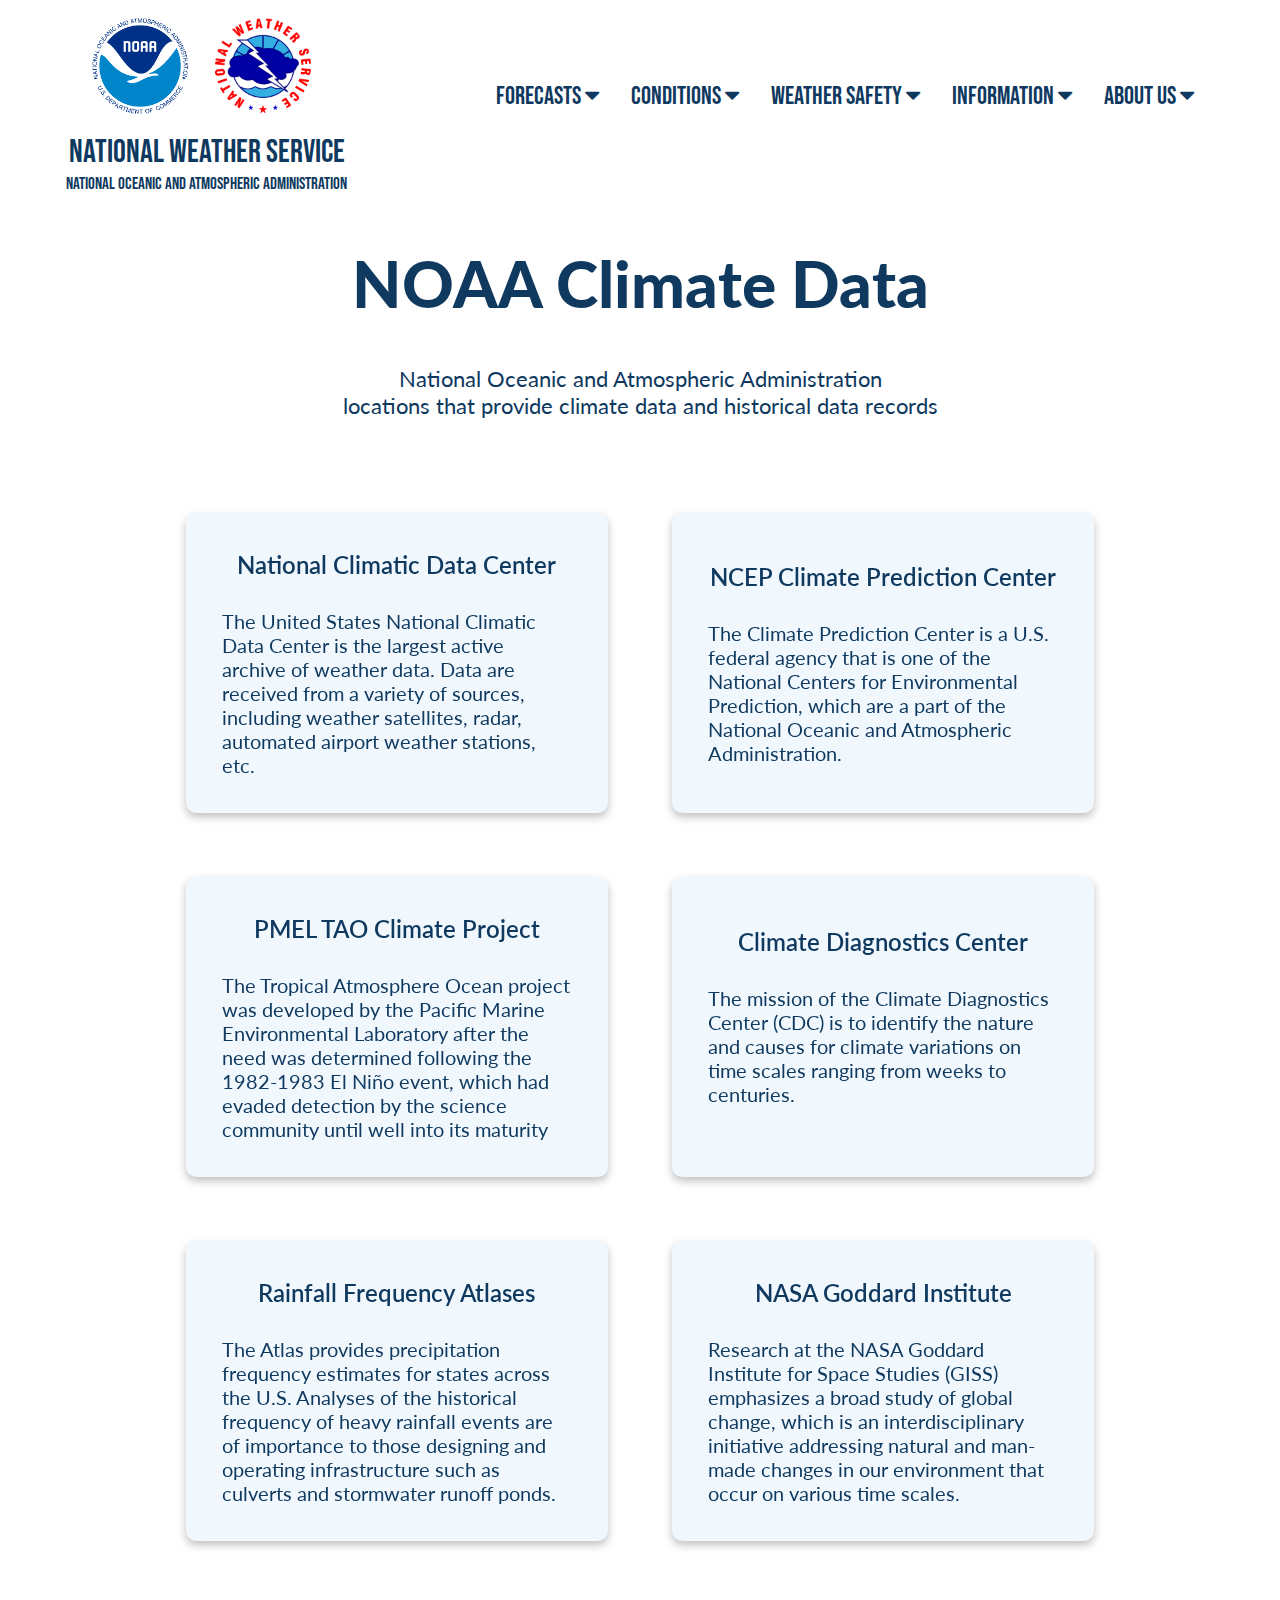
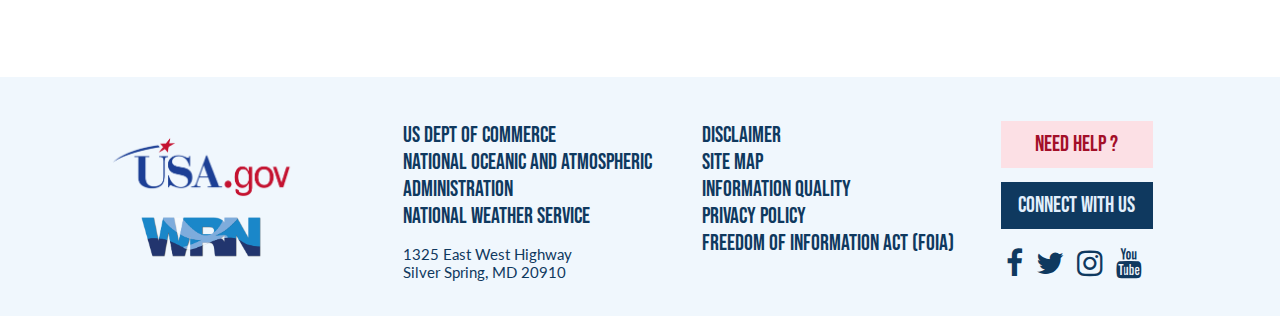
<file: index.html>
<!doctype html>
<html>
<head>
<link rel="stylesheet" href="index.css">
<link rel="stylesheet" href="styles.css">
<link rel="stylesheet" href="https://cdnjs.cloudflare.com/ajax/libs/font-awesome/4.7.0/css/font-awesome.min.css">
<link href='https://fonts.googleapis.com/css?family=Lato:300,400,500,600,900' rel='stylesheet'>
<link href='https://fonts.googleapis.com/css?family=Bebas Neue' rel='stylesheet'>
<title>Our Funky HTML Page</title>
<meta name="description" content="Our first page">
<meta name="keywords" content="html tutorial template">
<meta content="width=device-width, initial-scale=1" name="viewport" />
</head>
<body>
    <div class="navbar">
            <div id="logo">
            <img class="icon" src="icons/noaa.png"/>
            <img class="icon" src="icons/nws.png"/>
            <div id="title">
                <h3>NATIONAL WEATHER SERVICE</h3>
                <h4 id="noaa">National Oceanic and Atmospheric Administration</h4>
            </div>
        </div>
        <div class="large">
        <div class="dropdown">
            <button class="dropbtn">Forecasts
              <i class="fa fa-caret-down"></i>
            </button>
            <div class="dropdown-content">
              <a href="#">Local</a>
              <a href="#">Graphical</a>
              <a href="#">Aviation</a>
              <a href="#">Fire</a>
              <a href="#">Marine</a>
              <a href="#">Models</a>
            </div>
          </div>
          <div class="dropdown">
            <button class="dropbtn">Conditions
              <i class="fa fa-caret-down"></i>
            </button>
            <div class="dropdown-content">
              <a href="#">Radar</a>
              <a href="#">Satellite</a>
              <a href="#">Snow Cover</a>
              <a href="#">Surface Weather</a>
              <a href="#">Past Predictions</a>
            </div>
          </div>
          <div class="dropdown">
            <button class="dropbtn">Weather Safety
              <i class="fa fa-caret-down"></i>
            </button>
            <div class="dropdown-content">
              <a href="#">Warnings</a>
              <a href="#">Hurricanes</a>
              <a href="#">Storm</a>
              <a href="#">Tsunami</a>
              <a href="#">UV Alerts</a>
              <a href="#">Hazard Assessment</a>
            </div>
          </div>
          <div class="dropdown">
            <button class="dropbtn">Information
              <i class="fa fa-caret-down"></i>
            </button>
            <div class="dropdown-content">
              <a href="#">Weather Radio</a>
              <a href="#">Text Bulletins</a>
              <a href="#">Publications</a>
              <a href="#">Education</a>
            </div>
          </div>
        <div class="dropdown">
          <button class="dropbtn">About Us
            <i class="fa fa-caret-down"></i>
          </button>
          <div class="dropdown-content">
            <a href="#">FAQ</a>
            <a href="#">Site Map</a>
            <a href="#">Comments</a>
            <a href="#">Contact Us</a>
          </div>
        </div>
        <div class="search-container">
            <form action="">
                <input type="text" placeholder="Search.." name="search">
                <button type="submit"><i class="fa fa-search"></i></button>
            </form>
        </div>
      </div>
      <div class="hamburger">
        <!-- <a href="javascript:void(0);" class="icon" onclick="myFunction()"> -->
          <div class="ham"></div>
          <div class="ham"></div>
          <div class="ham"></div>
      </div>
    </div>

    <div class="page">
    <div class="section">
      <div class="header">
        <h1>NOAA Climate Data</h1>
        <p class="sub1">National Oceanic and Atmospheric Administration <br>
          locations that provide climate data and historical data records</p>
      </div>
    </div>

    <div class="cards">
    <div class="card">
      <div class="content">
        <h2>National Climatic Data Center</h2>
        <p>The United States National Climatic Data Center is the largest active archive of weather data. Data are received from a variety of sources, including weather satellites, radar, automated airport weather stations, etc.</p>
      </div>
    </div>

      <div class="card">
        <div class="content">
          <h2>NCEP Climate Prediction Center</h2>
          <p>The Climate Prediction Center is a U.S. federal agency that is one of the National Centers for Environmental Prediction, which are a part of the National Oceanic and Atmospheric Administration. </p>
        </div>
      </div>

      <div class="card">
        <div class="content">
          <h2>PMEL TAO Climate Project</h2>
          <p>The Tropical Atmosphere Ocean project was developed by the Pacific Marine Environmental Laboratory after the need was determined following the 1982-1983 El Niño event, which had evaded detection by the science community until well into its maturity </p>
        </div>
      </div>

      <div class="card">
        <div class="content">
          <h2>Climate Diagnostics Center</h2>
          <p>The mission of the Climate Diagnostics Center (CDC) is to identify the nature and causes for climate variations on time scales ranging from weeks to centuries. </p>
        </div>
      </div>

      <div class="card">
        <div class="content">
          <h2>Rainfall Frequency Atlases</h2>
          <p>The Atlas provides precipitation frequency estimates for states across the U.S. Analyses of the historical frequency of heavy rainfall events are of importance to those designing and operating infrastructure such as culverts and stormwater runoff ponds. </p>
        </div>
      </div>

      <div class="card">
        <div class="content">
          <h2>NASA Goddard Institute</h2>
          <p>Research at the NASA Goddard Institute for Space Studies (GISS) emphasizes a broad study of global change, which is an interdisciplinary initiative addressing natural and man-made changes in our environment that occur on various time scales.</p>
        </div>
      </div>

    </div>
  </div>
</body>

<footer>

  <!-- <div class="rows"> -->
    <div class="icon">
      <img id='usa' src="icons/usa.png"/>
      <img id='wrn' src="icons/wrn.png"/>
    </div>

    <div class="col">
      <ul>
        <li><a href="#">US Dept of Commerce</a></li>
        <li><a href="#">National Oceanic and Atmospheric Administration</a></li>
        <li><a href="#">National Weather Service</a></li>
        <li></li>
        <li><p>1325 East West Highway <br> Silver Spring, MD 20910</p></li>
      </ul>
    </div>

    <div class="col">
      <ul>
        <li><a href="#">Disclaimer</a></li>
        <li><a href="#">Site map</a></li>
        <li><a href="#">Information Quality</a></li>
        <li><a href="#">Privacy Policy</a></li>
        <li><a href="#">Freedom of Information Act (FOIA)</a></li>
      </ul>
    </div>

<!-- </div> -->

  <div class="col2">
    <button>
      <p>Need Help ? </p>
    </button>
    <button class="reversed">
      <p>Connect with Us</p>
    </button>
    <div class="socials">
      <a href="#" class="fa fa-facebook"></a>
      <a href="#" class="fa fa-twitter"></a>
      <a href="#" class="fa fa-instagram"></a>
      <a href="#" class="fa fa-youtube"></a>
    </div>
  </div>
  <div>
  </div>
  <p></p>
</footer>

</html>
</file>
<file: index.css>
/* Navbar container */
.navbar {
  overflow: hidden;
  display: flex;
  justify-content: space-between;
  align-items: center;
  padding-left: 20px;
  padding-right: 70px;
  flex-direction: row;
  flex-wrap: wrap;
}

body{
  font-family: 'Bebas Neue', 'Lato';
  margin: 0px;
}

#logo {
  float: left;
  color: #0F395F;
  text-align: center;
  padding: 16px 16px;
  cursor: pointer;
}

#title {
  margin-top: -20px;
  margin-left: 30px;
  text-decoration: none;
  color: #0F395F;
  cursor: pointer;
}

#title:hover, #title:hover h3 {
  color:#A30F28;
}

.icon {
  width: 100px;
  height: auto;
  padding-left: 20px;
  /* margin-top: -5rem */
}

#noaa{
  font-size: 17px;
  font-weight: 100;
  margin-top: -30px;
}

/* The dropdown container */
.dropdown, .search-container {
  float: left;
  overflow: hidden;
  justify-content: center;
  display: flex;
  margin-top: -40px;
}

.search-container{
  margin-top: -35px;
  margin-left: 20px;
}

/* Dropdown button */
.dropdown .dropbtn {
  font-size: 25px;
  border: none;
  outline: none;
  color: #0F395F;
  padding: 14px 16px;
  background-color: inherit;
  font-family: inherit; /* Important for vertical align on mobile phones */
  margin: 0; /* Important for vertical align on mobile phones */
}

/* Add a red background color to navbar links on hover */
.navbar a:hover, .dropdown:hover .dropbtn {
  background-color: #E2EFFC;
}

/* Dropdown content (hidden by default) */
.dropdown-content {
  display: none;
  float: left;
  /* margin-left: 40px; */
  margin-top: 55px;
  position: absolute;
  background-color: #E2EFFC;
  min-width: 160px;
  box-shadow: 0px 8px 16px 0px rgba(0,0,0,0.2);
  z-index: 1;
}

/* Links inside the dropdown */
.dropdown-content a {
  float: none;
  font-size: 20px;
  color: #0F395F;
  padding: 12px 16px;
  text-decoration: none;
  display: block;
  text-align: left;
}

/* Add a grey background color to dropdown links on hover */
.dropdown-content a:hover {
  background-color: #0F395F;
  color: aliceblue;
}

/* Show the dropdown menu on hover */
.dropdown:hover .dropdown-content {
  display: block;
}

.navbar input[type=text] {
  padding: 6px;
  font-size: 18px;
  /* border: solid #E2EFFC 2px; */
  border: none;
  /* border-radius: 30pt 0pt 0pt 30pt; */
  width: 150px;
  font-family: "Lato";
}

.search-container {
  align-items: center;
  padding: 4px;
  background-color: #F3D0D6;
  /* border-radius: 30pt; */
  /* width: 200px; */
}

@media screen and (max-width: 1380px){
  .navbar input[type=text]{
    width: 80px;
  }
}

.ham {
  width: 55px;
  height: 7px;
  background-color: #0F395F;
  color:#0F395F;
  margin: 7px 0;
}

@media screen and (max-width: 1308px){
  .search-container{
    display: none;
  }
}

@media screen and (max-width:1155px){
  .large{
    display: none;
  }
  .hamburger{
    display: block !important;
  }
  .hamburger i{
    color: #0F395F;
  }
}

.hamburger{
  margin-top: -40px;
  display: none;
}

.hamburger:hover .ham{
  color:#A30F28;
  background-color: #A30F28
}

.search-container button{
  background: none;
  border: none;
  color: #A30F28;
  font-size: 20px !important;
  padding: 0 10px 0 10px;
  cursor: pointer;
  font-size: 16px;
}

.search-container:hover{
  filter: drop-shadow(4px 4px 0px #A30F28);
}

.search-container:focus-within{
  background-color: #A30F28
}

.search-container:focus-within button{
  color: white
}

.search-container input:focus{
  outline: none;
  /* border: solid #0F395F 2px; */
}

.section{
  display: flex;
  justify-content: center;
}

.header{
  text-align: center;
  padding-bottom: 40px;
}

.header p{
  width: 600px;
}

.cards{
  display: flex;
  flex-wrap: wrap;
  flex-direction: row;
  justify-content: center;
}

.card{
  flex: 0 1 33%;
  align-items: center;
  display: flex;
  flex-direction: column;
  box-sizing: border-box;
  margin: 2rem 2em;
  height: 300px;
  background: #F0F7FD;
  border-radius: 10px;
  justify-content: center;
  cursor: pointer;
  filter: drop-shadow(0px 4px 4px rgb(0, 0, 0, 25%));
}

.card:hover{
  filter: drop-shadow(7px 7px 0px #0F395F);
}

.card p{
  width: 350px;
  padding-top: 10px;
  text-align: left;
}

.content{
  text-align: center;
  text-decoration: none;
  height: 300px;
  padding: 30px;
}

.page{
  margin-top: -30px;
  padding-bottom: 6.5rem;
}

footer{
  overflow: hidden;
  background-color: #F0F7FD;
  display: flex;
  flex-direction: row;
  justify-content: space-between;
  /* align-items: center; */
}

#wrn{
  width: 120px;
  height: auto;
}

#usa{
  width: 200px;
  height: auto;
}

footer .icon{
  display: flex;
  flex-direction: column;
  justify-content: center;
  align-items: center;
  flex: 0 1 35%;
}

footer .col{
  padding: 20px;
  margin-top: 25px;
  flex: 0 1 25%;
}

footer img{
  padding: 10px;
  cursor: pointer;
}

footer ul {
  list-style-type: none;
  margin: 0;
  padding: 0;
}

footer li a {
  display: block;
  font-size: 22px;
  color:#0F395F;
  cursor: pointer;
  text-decoration: none;
}

footer li a:hover{
  color: #C41230;
}

footer .col p{
  font-size: 15px;
}

footer .col2{
  display: flex;
  flex-direction: column;
  justify-content: space-evenly;
  padding: 20px;
  margin-top: 10px;
  flex: 0 1 25%;
}

footer .col2 button{
  width: 152px;
  border: none;
  cursor: pointer;
  background-color:#fce0e5;
  padding: 10px;
}

footer .col2 button p{
  font-size: 22px;
  color: #A30F28;
  font-family: "Bebas Neue";
  text-decoration: none;
  display: inline;
}

footer button:hover{
  background: #C41230;
}

footer button:hover p{
  color:white
}

.reversed{
  background: #0f395f !important;
}

.reversed p{
  color:#E2EFFC !important
}

.reversed:hover{
  background: #C41230 !important;
}

.reversed:hover p{
  color: white !important;
}

footer .socials a{
  text-decoration: none;
  color:#0F395F;
  font-size: 30px;
  padding: 5px;
}

footer .socials a:hover{
  color:#C41230
}

@media screen and (max-width: 953px) {
  .card{
    flex: 0 1 80% !important;
  }
  .card p{
    width: 450px !important;
  }

  h1{
    font-size: 50px !important;
  }

  .sub1{
    font-size: 20px !important;
  }

  .header{
    padding-bottom: 15px !important;
    padding-top: 10px;
  }

  .navbar{
    padding-right: 3rem;
    padding-left: 0px;
  }

  /* .page{
    margin-left: -3rem;
  } */

  .hamburger {
    margin-top: -70px;
  }
}

@media screen and (max-width: 700px) {
  .hamburger{
    margin-top: -70px;
  }

  h1{
    font-size: 40px !important;
  }

  .sub1{
    font-size: 16px !important;
  }

  .navbar{
    padding-left: 0px;
    padding-right: 2rem;
  }
  
  #logo{
    padding: 16px 0px;
  }

  .icon{
    width: 100px
  }

  .card p{
    width: 20rem !important;
    font-size: 18px;
  }

  .ham{
    width: 40px;
    height: 6px;
    background-color: #0F395F;
    color: #0F395F;
    margin: 5px 0;

  }

  .page{
    margin-left: 0px;
  }

  footer p, footer a{
    font-size: 15px !important;
  }

  footer .col p{
    font-size: 12px !important;
  }

  #wrn {
    width: 80px;
  }

  footer .rows{
    width: 100%;
    display: flex;
  }

  #usa{
    width: 120px;
  }

  footer{
    flex-wrap: wrap;
  }

  footer .col2{
    align-items: center;
    flex: 0 1 100%;
    margin: 0px;
    padding: 0 20px 20px 20px;
  }

  footer .col{
    flex: 0 1 1%;
  }

  footer .col2 button{
    margin-bottom: 15px;
  }

  footer .socials a {
    font-size: 20px !important;
  }

  footer .icon{
    margin-top: -3rem;
  }


}


@media only screen and (max-width: 500px) {
  h1{
    font-size: 33px !important;
  }

  .sub1 {
    font-size: 0.75rem !important;
  }

  .ham{
    width: 2rem;
    height: 5px;
  }

  .hamburger {
    margin-top: -90px;
  }

  h3{
    font-size: 25px !important;
  }

  .icon {
    width: 6rem;
    padding-left: 10px;
}

  #noaa{
    font-size: 13px;
  }

  h2{
    font-size: 18px !important;
  }

  .card p {
    width: 16rem !important;
    font-size: 16px;
  }

  .card{
    height: 18rem !important;
  }

  .header{
    padding-bottom: 0px !important;
  }

  footer p, footer a{
    font-size: 15px !important;
  }

  footer .col p{
    font-size: 12px !important;
  }

  #wrn {
    width: 100px;
  }

  footer .rows{
    width: 100%;
    display: flex;
  }

  #usa{
    width: 150px;
  }

  footer{
    flex-wrap: wrap;
  }

  footer .col2{
    align-items: center;
    flex: 0 1 100%;
    margin: 0px;
    padding: 0 20px 20px 20px;
  }

  footer .col2 button{
    margin-bottom: 15px;
    width: 200px
  }

  footer .socials a {
    font-size: 22px !important;
  }

  .page{
    padding-bottom: 2.5rem;
  }

  footer .icon{
    margin-top: -3rem;
  }

  footer .col2 button p {
    font-size: 20px !important;
  }

}
</file>
<file: styles.css>
h3{
    font-size: 32px;
    font-weight: 500;
    color: #0F395F;
}

h1{
    font-family: "Lato";
    font-size: 64px;
    font-weight: 900;
    color: #0F395F;
}

.sub1{
    font-family: "Lato";
    font-size: 22px;
    font-weight: 400;
    color: #0F395F;
}

h2{
    font-family: "Lato";
    font-size: 24px;
    font-weight: 600;
    color: #0F395F;
}

.underline{
    text-decoration: underline;
  }

p {
    font-family: "Lato";
    font-size: 20px;
    color: #0F395F;
}
</file>
